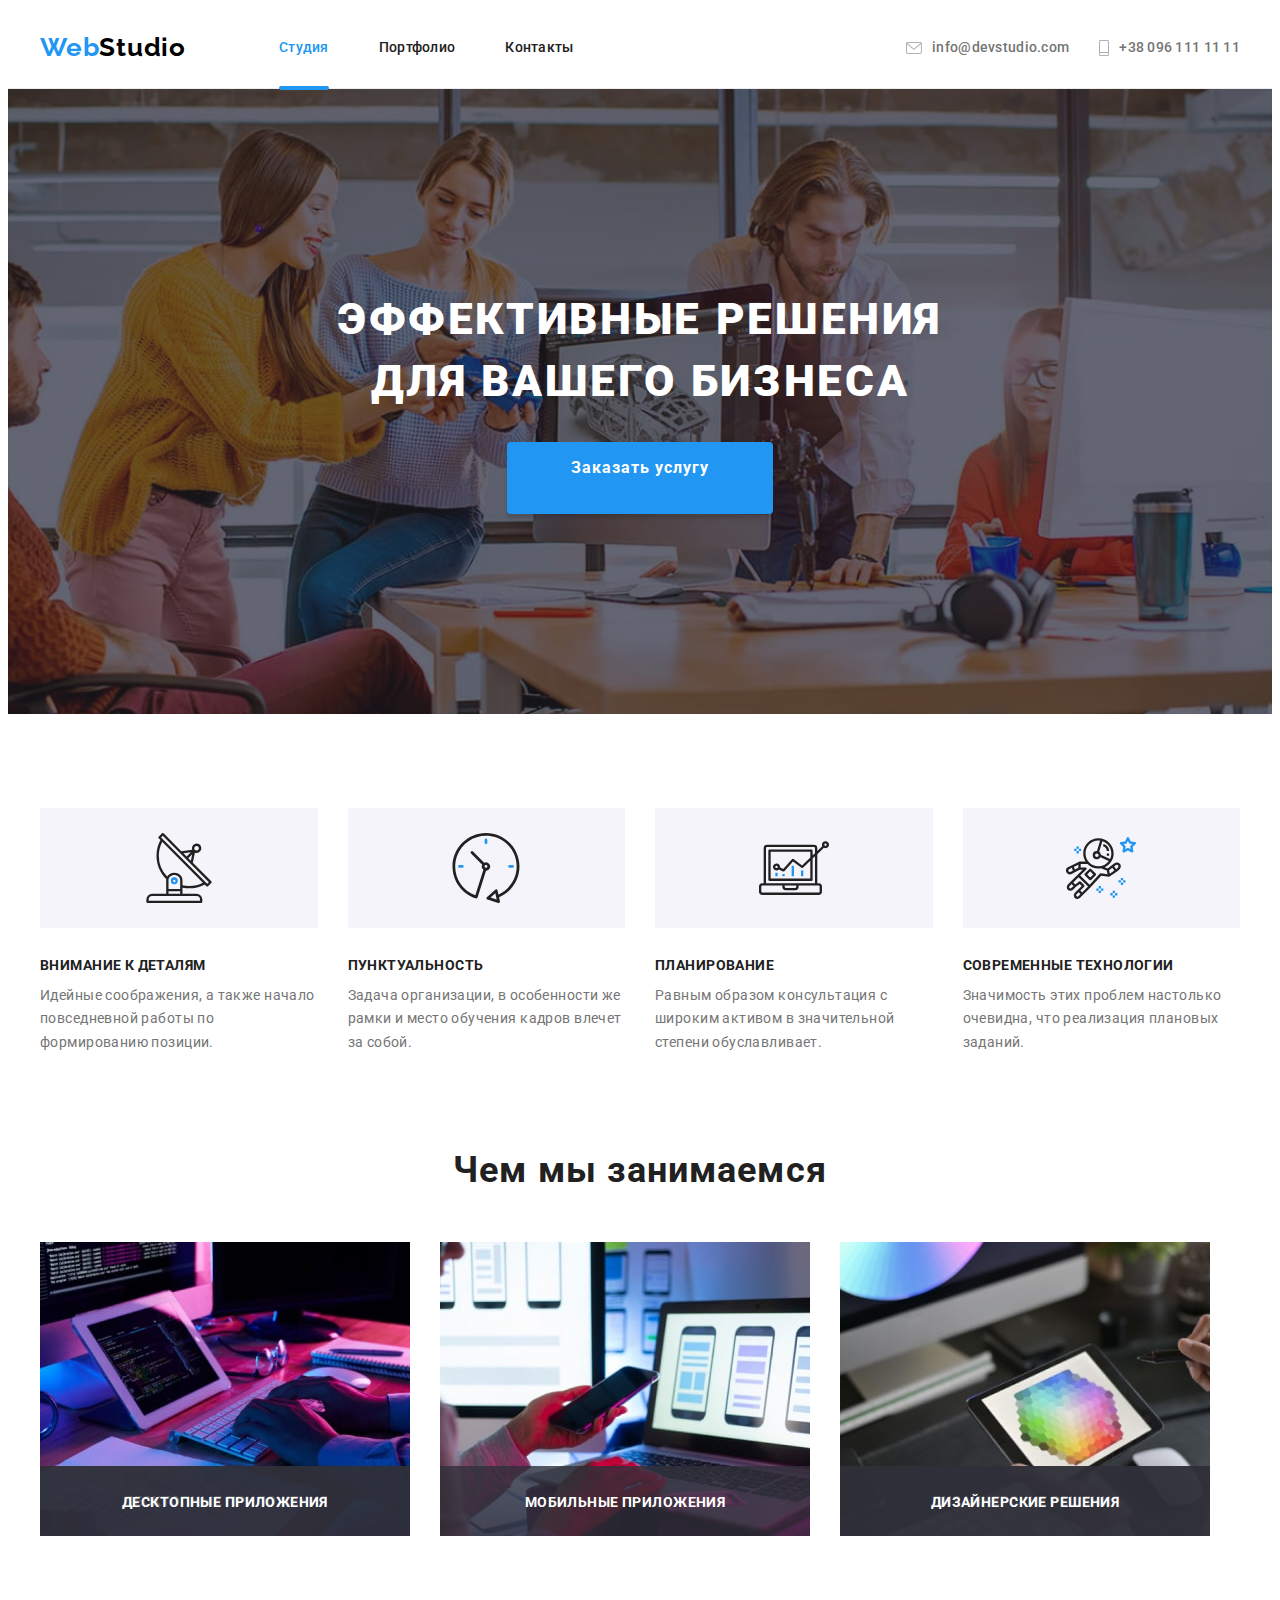
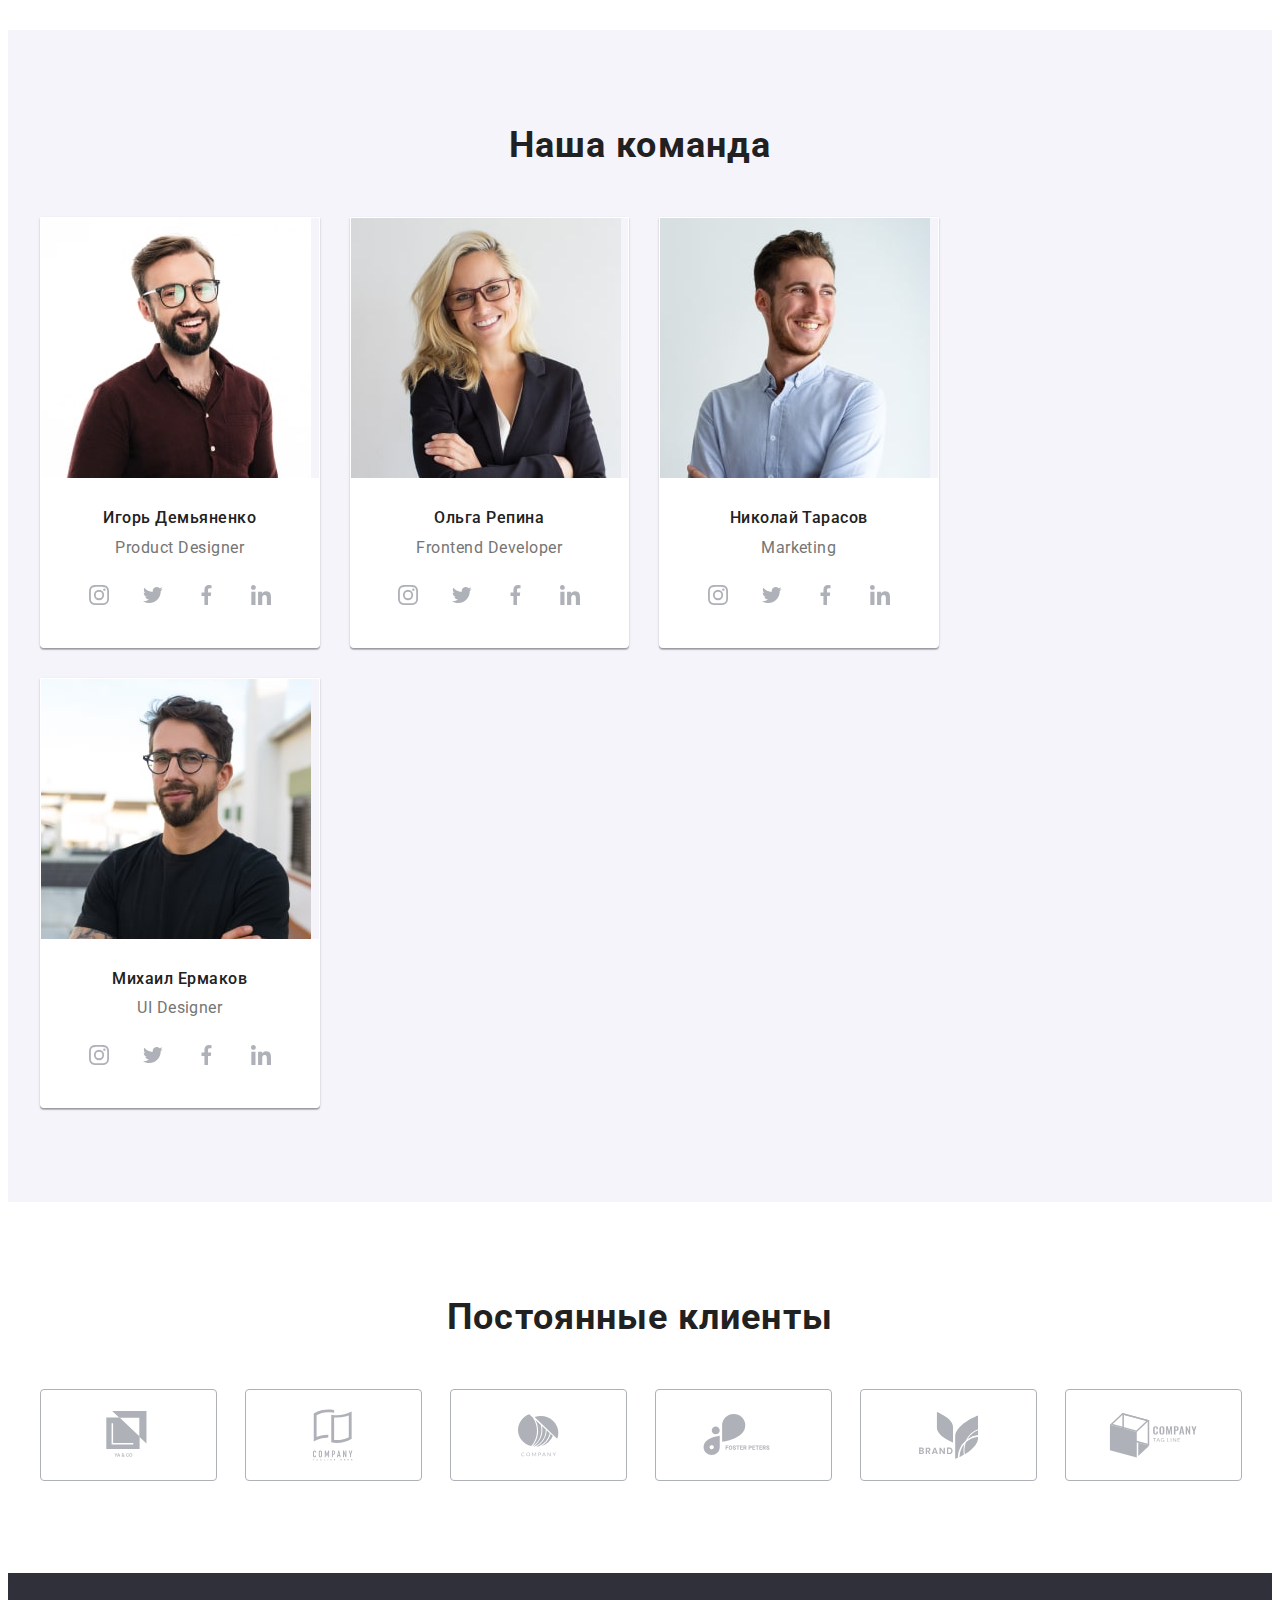
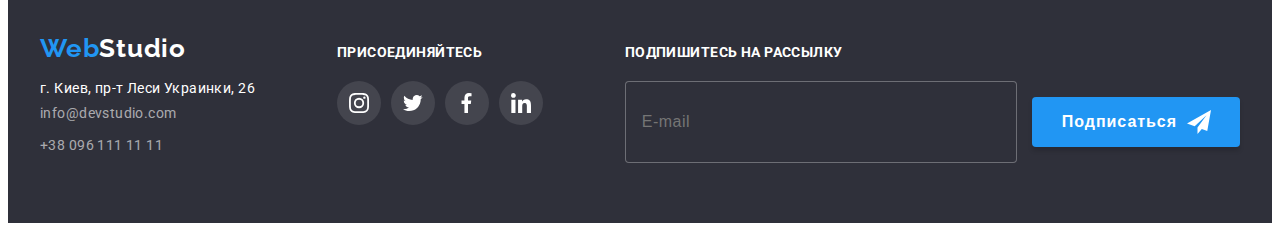
<file: index.html>
<!DOCTYPE html>
<html lang="ru">
  <head>
    <link
      rel="stylesheet"
      href="https://cdnjs.cloudflare.com/ajax/libs/modern-normalize/1.0.0/modern-normalize.min.css"
      integrity="sha512-ISS7cAi1PEhQ8jnbJpJZMd29NlhNj4AWYyLOSp2CE/CsHxTCu+r+t0D2yoJudVrd0/8fTVPUVDzY5Tvli75u/g=="
      crossorigin="anonymous"
    />
    <meta charset="UTF-8" />
    <meta name="viewport" content="width=device-width, initial-scale=1.0" />
    <link rel="preconnect" href="https://fonts.gstatic.com" />
    <title>WesStudio</title>
    <link
      href="https://fonts.googleapis.com/css2?family=Raleway:wght@700&family=Roboto:wght@400;500;700;900&display=swap"
      rel="stylesheet"
    />
    <link rel="stylesheet" href="./css/main.min.css" />
  </head>

  <body>
    <!--Шапка сайта-->
    <header class="header">
      <div class="container">
        <nav>
          <a href="#" class="logo header-logo"
            ><span class="logo-web">Web</span>Studio</a
          >
          <button type="button" class="menu-button is-open" data-menu-open>
            <svg width="40" height="40">
              <use class="icon-menu" href="./images/sprite.svg#icon-menu"></use>
            </svg>
          </button>

          <ul class="site-nav list">
            <li class="list-item">
              <a href="#" class="link current">Студия</a>
            </li>
            <li class="list-item">
              <a href="./portfolio.html" class="link">Портфолио</a>
            </li>
            <li class="list-item"><a href="#" class="link">Контакты</a></li>
          </ul>
        </nav>

        <ul class="contacts list">
          <li class="list-item">
            <a href="mailto:info@devstudio.com" class="link"
              >info@devstudio.com
              <svg class="icon" width="16" height="12">
                <use href="./images/sprite.svg#icon-envelope"></use>
              </svg>
            </a>
          </li>
          <li class="list-item">
            <a href="tel:+380961111111" class="link"
              >+38 096 111 11 11
              <svg class="icon" width="10" height="16">
                <use href="./images/sprite.svg#icon-phone"></use>
              </svg>
            </a>
          </li>
        </ul>
      </div>

      <div class="mobile-menu" data-menu>
        <div class="container">
          <ul class="menu list">
            <li class="list-item">
              <a href="#" class="link current-page">Студия</a>
            </li>
            <li class="list-item">
              <a href="./portfolio.html" class="link">Портфолио</a>
            </li>
            <li class="list-item">
              <a href="#" class="link">Контакты</a>
            </li>
          </ul>

          <div class="menu-contacts">
            <a href="tel:+380961111111" class="phone link">+38 096 111 11 11</a>
            <a href="mailto:info@devstudio.com" class="mail link"
              >info@devstudio.com</a
            >
          </div>

          <ul class="social-links list">
            <li class="list-item">
              <a href="#" class="link">Instagram</a>
            </li>
            <li class="list-item">
              <a href="#" class="link">Twitter</a>
            </li>
            <li class="list-item">
              <a href="#" class="link">Facebook</a>
            </li>
            <li class="list-item">
              <a href="#" class="link">LinkedIn</a>
            </li>
          </ul>

          <button type="button" class="menu-button is-close" data-menu-close>
            <svg width="40" height="40">
              <use class="icon-cross" href="./images/sprite.svg#icon-cross"></use>
            </svg>
          </button>
        </div>
      </div>
    </header>
    <main>
      <!--Герой-->
      <section class="hero">
        <div class="container">
          <h1 class="hero-title">Эффективные решения для вашего бизнеса</h1>
          <a href="#" class="button" data-modal-open>Заказать услугу</a>
        </div>
      </section>

      <!--Особенности-->
      <section class="features">
        <div class="container">
          <!-- <h2 class="section-title">Особенности</h2> -->

          <ul class="features-list list">
            <li class="list-item">
              <div class="features-list-icon">
                <svg width="70" height="70">
                  <use href="./images/sprite.svg#icon-antenna"></use>
                </svg>
              </div>
              <h3 class="features-list-title subtitle">Внимание к деталям</h3>
              <p class="features-list-desc">
                Идейные соображения, а также начало повседневной работы по
                формированию позиции.
              </p>
            </li>

            <li class="list-item">
              <div class="features-list-icon">
                <svg width="70" height="70">
                  <use href="./images/sprite.svg#icon-clock"></use>
                </svg>
              </div>
              <h3 class="features-list-title subtitle">Пунктуальность</h3>
              <p class="features-list-desc">
                Задача организации, в особенности же рамки и место обучения
                кадров влечет за собой.
              </p>
            </li>

            <li class="list-item">
              <div class="features-list-icon">
                <svg width="70" height="70">
                  <use href="./images/sprite.svg#icon-diagram"></use>
                </svg>
              </div>
              <h3 class="features-list-title subtitle">Планирование</h3>
              <p class="features-list-desc">
                Равным образом консультация с широким активом в значительной
                степени обуславливает.
              </p>
            </li>

            <li class="list-item">
              <div class="features-list-icon">
                <svg width="70" height="70">
                  <use href="./images/sprite.svg#icon-astronaut"></use>
                </svg>
              </div>
              <h3 class="features-list-title subtitle">
                Современные технологии
              </h3>
              <p class="features-list-desc">
                Значимость этих проблем настолько очевидна, что реализация
                плановых заданий.
              </p>
            </li>
          </ul>
        </div>
      </section>

      <!--Чем занимаемся-->
      <section class="our-work">
        <div class="container">
          <h2 class="section-title">Чем мы занимаемся</h2>

          <ul class="list">
            <li class="list-item">
              <div class="our-work-card">
                <img
                  srcset="
                    ./images/Our-work/box1.jpg    1x,
                    ./images/Our-work/box1@2x.jpg 2x
                  "
                  src="./images/Our-work/box1.jpg"
                  alt="Верстка"
                  width="370"
                />
                <h3 class="subtitle">Десктопные приложения</h3>
              </div>
            </li>

            <li class="list-item">
              <div class="our-work-card">
                <img
                  srcset="
                    ./images/Our-work/box2.jpg    1x,
                    ./images/Our-work/box2@2x.jpg 2x
                  "
                  src="./images/Our-work/box2.jpg"
                  alt="Тестирование"
                  width="370"
                />
                <h3 class="subtitle">Мобильные приложения</h3>
              </div>
            </li>

            <li class="list-item">
              <div class="our-work-card">
                <img
                  srcset="
                    ./images/Our-work/box3.jpg    1x,
                    ./images/Our-work/box3@2x.jpg 2x
                  "
                  src="./images/Our-work/box3.jpg"
                  alt="Дизайн"
                  width="370"
                />
                <h3 class="subtitle">Дизайнерские решения</h3>
              </div>
            </li>
          </ul>
        </div>
      </section>

      <!--Команда-->
      <section class="our-team">
        <div class="container">
          <h2 class="section-title">Наша команда</h2>
          <ul class="our-team-list list">
            <li class="cards">
              <picture>
                <source
                  srcset="
                    ./images/Our-team/Igor-desktop.jpg    1x,
                    ./images/Our-team/Igor-desktop@2x.jpg 2x
                  "
                  media="(min-width: 1200px)"
                />
                <source
                  srcset="
                    ./images/Our-team/Igor-tablet.jpg    1x,
                    ./images/Our-team/Igor-tablet@2x.jpg 2x
                  "
                  media="(min-width: 768px)"
                />
                <source
                  srcset="
                    ./images/Our-team/Igor-mobile.jpg    1x,
                    ./images/Our-team/Igor-mobile@2x.jpg 2x
                  "
                  media="(min-width: 480px)"
                />
                <img
                  srcset="
                    ./images/Our-team/Igor-mobile.jpg    1x,
                    ./images/Our-team/Igor-mobile@2x.jpg 2x
                  "
                  src="./images/Our-team/Igor-mobile.jpg"
                  alt="Игорь Демьяненко"
                />
              </picture>
              <div class="cards-title">
                <h3 class="names">Игорь Демьяненко</h3>
                <p class="professions">Product Designer</p>
                <ul class="icons-networks list">
                  <li class="networks-list">
                    <a href="#" class="networks-link" aria-label="инстаграм">
                      <svg width="20" height="20">
                        <use href="./images/sprite.svg#icon-instagram"></use>
                      </svg>
                    </a>
                  </li>

                  <li class="networks-list">
                    <a href="#" class="networks-link" aria-label="твиттер">
                      <svg width="20" height="20">
                        <use href="./images/sprite.svg#icon-twitter"></use>
                      </svg>
                    </a>
                  </li>

                  <li class="networks-list">
                    <a href="#" class="networks-link" aria-label="фэйсбук">
                      <svg width="20" height="20">
                        <use href="./images/sprite.svg#icon-facebook"></use>
                      </svg>
                    </a>
                  </li>

                  <li class="networks-list">
                    <a href="#" class="networks-link" aria-label="линкедин">
                      <svg width="20" height="20">
                        <use href="./images/sprite.svg#icon-linkedin"></use>
                      </svg>
                    </a>
                  </li>
                </ul>
              </div>
            </li>

            <li class="cards">
              <picture>
                <source
                  srcset="
                    ./images/Our-team/Olga-desktop.jpg    1x,
                    ./images/Our-team/Olga-desktop@2x.jpg 2x
                  "
                  media="(min-width: 1200px)"
                />
                <source
                  srcset="
                    ./images/Our-team/Olga-tablet.jpg    1x,
                    ./images/Our-team/Olga-tablet@2x.jpg 2x
                  "
                  media="(min-width: 768px)"
                />
                <source
                  srcset="
                    ./images/Our-team/Olga-mobile.jpg    1x,
                    ./images/Our-team/Olga-mobile@2x.jpg 2x
                  "
                  media="(min-width: 480px)"
                />
                <img
                  srcset="
                    ./images/Our-team/Olga-mobile.jpg 1x,
                    ./images/Our-team/Olga-mobile@2x.jpg 2x
                  "
                  src="./images/Our-team/Olga-mobile.jpg"
                  alt="Ольга Репина"
                />
              </picture>
              <div class="cards-title">
                <h3 class="names">Ольга Репина</h3>
                <p class="professions">Frontend Developer</p>
                <ul class="icons-networks list">
                  <li class="networks-list">
                    <a href="#" class="networks-link" aria-label="инстаграм">
                      <svg width="20" height="20">
                        <use href="./images/sprite.svg#icon-instagram"></use>
                      </svg>
                    </a>
                  </li>

                  <li class="networks-list">
                    <a href="#" class="networks-link" aria-label="твиттер">
                      <svg width="20" height="20">
                        <use href="./images/sprite.svg#icon-twitter"></use>
                      </svg>
                    </a>
                  </li>

                  <li class="networks-list">
                    <a href="#" class="networks-link" aria-label="фэйсбук">
                      <svg width="20" height="20">
                        <use href="./images/sprite.svg#icon-facebook"></use>
                      </svg>
                    </a>
                  </li>

                  <li class="networks-list">
                    <a href="#" class="networks-link" aria-label="линкедин">
                      <svg width="20" height="20">
                        <use href="./images/sprite.svg#icon-linkedin"></use>
                      </svg>
                    </a>
                  </li>
                </ul>
              </div>
            </li>

            <li class="cards">
              <picture>
                <source
                  srcset="
                    ./images/Our-team/Nikolay-desktop.jpg    1x,
                    ./images/Our-team/Nikolay-desktop@2x.jpg 2x
                  "
                  media="(min-width: 1200px)"
                />
                <source
                  srcset="
                    ./images/Our-team/Nikolay-tablet.jpg    1x,
                    ./images/Our-team/Nikolay-tablet@2x.jpg 2x
                  "
                  media="(min-width: 768px)"
                />
                <source
                  srcset="
                    ./images/Our-team/Nikolay-mobile.jpg    1x,
                    ./images/Our-team/Nikolay-mobile@2x.jpg 2x
                  "
                  media="(min-width: 480px)"
                />
                <img
                  srcset="
                    ./images/Our-team/Nikolay-mobile.jpg    1x,
                    ./images/Our-team/Nikolay-mobile@2x.jpg 2x
                  "
                  src="./images/Our-team/Nikolay-mobile.jpg"
                  alt="Николай Тарасов"
                />
              </picture>
              <div class="cards-title">
                <h3 class="names">Николай Тарасов</h3>
                <p class="professions">Marketing</p>
                <ul class="icons-networks list">
                  <li class="networks-list">
                    <a href="#" class="networks-link" aria-label="инстаграм">
                      <svg width="20" height="20">
                        <use href="./images/sprite.svg#icon-instagram"></use>
                      </svg>
                    </a>
                  </li>

                  <li class="networks-list">
                    <a href="#" class="networks-link" aria-label="твиттер">
                      <svg width="20" height="20">
                        <use href="./images/sprite.svg#icon-twitter"></use>
                      </svg>
                    </a>
                  </li>

                  <li class="networks-list">
                    <a href="#" class="networks-link" aria-label="фэйсбук">
                      <svg width="20" height="20">
                        <use href="./images/sprite.svg#icon-facebook"></use>
                      </svg>
                    </a>
                  </li>

                  <li class="networks-list">
                    <a href="#" class="networks-link" aria-label="линкедин">
                      <svg width="20" height="20">
                        <use href="./images/sprite.svg#icon-linkedin"></use>
                      </svg>
                    </a>
                  </li>
                </ul>
              </div>
            </li>

            <li class="cards">
              <picture>
                <source
                  srcset="
                    ./images/Our-team/Michael-desktop.jpg    1x,
                    ./images/Our-team/Michael-desktop@2x.jpg 2x
                  "
                  media="(min-width: 1200px)"
                />
                <source
                  srcset="
                    ./images/Our-team/Michael-tablet.jpg    1x,
                    ./images/Our-team/Michael-tablet@2x.jpg 2x
                  "
                  media="(min-width: 768px)"
                />
                <source
                  srcset="
                    ./images/Our-team/Michael-mobile.jpg    1x,
                    ./images/Our-team/Michael-mobile@2x.jpg 2x
                  "
                  media="(min-width: 480px)"
                />
                <img
                  srcset="
                    ./images/Our-team/Michael-mobile.jpg    1x,
                    ./images/Our-team/Michael-mobile@2x.jpg 2x
                  "
                  src="./images/Our-team/Michael-mobile.jpg"
                  alt="Михаил Ермаков"
                />
              </picture>
              <div class="cards-title">
                <h3 class="names">Михаил Ермаков</h3>
                <p class="professions">UI Designer</p>
                <ul class="icons-networks list">
                  <li class="networks-list">
                    <a href="#" class="networks-link" aria-label="инстаграм">
                      <svg width="20" height="20">
                        <use href="./images/sprite.svg#icon-instagram"></use>
                      </svg>
                    </a>
                  </li>

                  <li class="networks-list">
                    <a href="#" class="networks-link" aria-label="твиттер">
                      <svg width="20" height="20">
                        <use href="./images/sprite.svg#icon-twitter"></use>
                      </svg>
                    </a>
                  </li>

                  <li class="networks-list">
                    <a href="#" class="networks-link" aria-label="фэйсбук">
                      <svg width="20" height="20">
                        <use href="./images/sprite.svg#icon-facebook"></use>
                      </svg>
                    </a>
                  </li>

                  <li class="networks-list">
                    <a href="#" class="networks-link" aria-label="линкедин">
                      <svg width="20" height="20">
                        <use href="./images/sprite.svg#icon-linkedin"></use>
                      </svg>
                    </a>
                  </li>
                </ul>
              </div>
            </li>
          </ul>
        </div>
      </section>

      <!-- Наши клиенты -->

      <section class="our-clients">
        <div class="container">
          <h2 class="section-title">Постоянные клиенты</h2>
          <ul class="clients list">
            <li class="clients-list-item">
              <a href="#" class="clients-link">
                <svg width="45" height="49">
                  <use href="./images/sprite.svg#icon-Client1"></use>
                </svg>
              </a>
            </li>

            <li class="clients-list-item">
              <a href="#" class="clients-link">
                <svg width="40" height="52">
                  <use href="./images/sprite.svg#icon-Client2"></use>
                </svg>
              </a>
            </li>
            <li class="clients-list-item">
              <a href="#" class="clients-link">
                <svg width="41" height="43">
                  <use href="./images/sprite.svg#icon-Client3"></use>
                </svg>
              </a>
            </li>

            <li class="clients-list-item">
              <a href="#" class="clients-link">
                <svg width="80" height="42">
                  <use href="./images/sprite.svg#icon-Client4"></use>
                </svg>
              </a>
            </li>

            <li class="clients-list-item">
              <a href="#" class="clients-link">
                <svg width="59" height="47">
                  <use href="./images/sprite.svg#icon-Client5"></use>
                </svg>
              </a>
            </li>

            <li class="clients-list-item">
              <a href="#" class="clients-link">
                <svg width="89" height="45">
                  <use href="./images/sprite.svg#icon-Client6"></use>
                </svg>
              </a>
            </li>
          </ul>
        </div>
      </section>
    </main>

    <!--Футер-->
    <footer class="footer">
      <div class="container">
        <div class="footer-left">
          <a href="#" id="up" onclick="return up()" class="logo footer-logo"
            ><span class="logo-web">Web</span
            ><span class="logo-studio">Studio</span></a
          >

          <address class="address">г. Киев, пр-т Леси Украинки, 26</address>

          <ul class="contacts list">
            <li class="list-item">
              <a href="mailto:info@devstudio.com" class="link"
                >info@devstudio.com</a
              >
            </li>
            <li class="list-item">
              <a href="tel:+380961111111" class="link">+38 096 111 11 11</a>
            </li>
          </ul>
        </div>

        <div class="footer-right">
          <h3 class="subtitle">Присоединяйтесь</h3>
          <ul class="icons-networks list">
            <li class="networks-list">
              <a href="#" class="networks-link footer-link-bgc">
                <svg width="20" height="20">
                  <use href="./images/sprite.svg#icon-instagram"></use>
                </svg>
              </a>
            </li>

            <li class="networks-list">
              <a href="#" class="networks-link footer-link-bgc">
                <svg width="20" height="20">
                  <use href="./images/sprite.svg#icon-twitter"></use>
                </svg>
              </a>
            </li>

            <li class="networks-list">
              <a href="#" class="networks-link footer-link-bgc">
                <svg width="20" height="20">
                  <use href="./images/sprite.svg#icon-facebook"></use>
                </svg>
              </a>
            </li>

            <li class="networks-list">
              <a href="#" class="networks-link footer-link-bgc">
                <svg width="20" height="20">
                  <use href="./images/sprite.svg#icon-linkedin"></use>
                </svg>
              </a>
            </li>
          </ul>
        </div>

        <div class="subscribe">
          <h3 class="subtitle">Подпишитесь на рассылку</h3>
          <form class="subscribe-form">
            <input type="email" name="email" placeholder="E-mail" />
            <button type="submit" class="button">
              Подписаться<svg width="24" height="24">
                <use href="./images/sprite.svg#icon-send"></use>
              </svg>
            </button>
          </form>
        </div>
      </div>
    </footer>

    <div class="backdrop is-hidden" data-modal>
      <div class="modal">
        <div class="icon-close">
          <svg width="18" height="18" data-modal-close>
            <use href="./images/sprite.svg#icon-close"></use>
          </svg>
        </div>
        <h3 class="subtitle">Оставьте свои данные, мы вам перезвоним</h3>

        <form class="form">
          <label for="name" class="form-label">Имя</label>
          <div class="form-field">
            <input
              type="text"
              name="name"
              id="name"
              class="form-input input-textarea"
            />
            <svg width="18" height="18">
              <use href="./images/sprite.svg#icon-person"></use>
            </svg>
          </div>

          <label for="tel" class="form-label">Телефон</label>
          <div class="form-field">
            <input
              type="tel"
              name="tel"
              id="tel"
              class="form-input input-textarea"
            />
            <svg width="18" height="18">
              <use href="./images/sprite.svg#icon-tel"></use>
            </svg>
          </div>

          <label for="mail" class="form-label">Почта</label>
          <div class="form-field">
            <input
              type="email"
              name="email"
              id="mail"
              class="form-input input-textarea"
            />
            <svg width="18" height="18">
              <use href="./images/sprite.svg#icon-email"></use>
            </svg>
          </div>

          <label for="comment" class="form-label">Комментарий</label>
          <div class="form-field">
            <textarea
              name="comment"
              id="comment"
              placeholder="Введите текст"
              class="textarea input-textarea"
            ></textarea>
          </div>

          <div class="agreement">
            <input
              type="checkbox"
              name="agreement"
              id="agreement"
              class="checkbox"
            />
            <label for="agreement" class="label-checkbox"
              >Соглашаюсь с рассылкой и принимаю &nbsp;<a href="#" class="link"
                >Условия договора</a
              ></label
            >
          </div>

          <button type="submit" class="button">Отправить</button>
        </form>
      </div>
    </div>
    
    <script src="./js/menu.js"></script>
    <script src="./js/modal.js"></script>
    <script src="./js/logo.js"></script>
  </body>
</html>
</file>
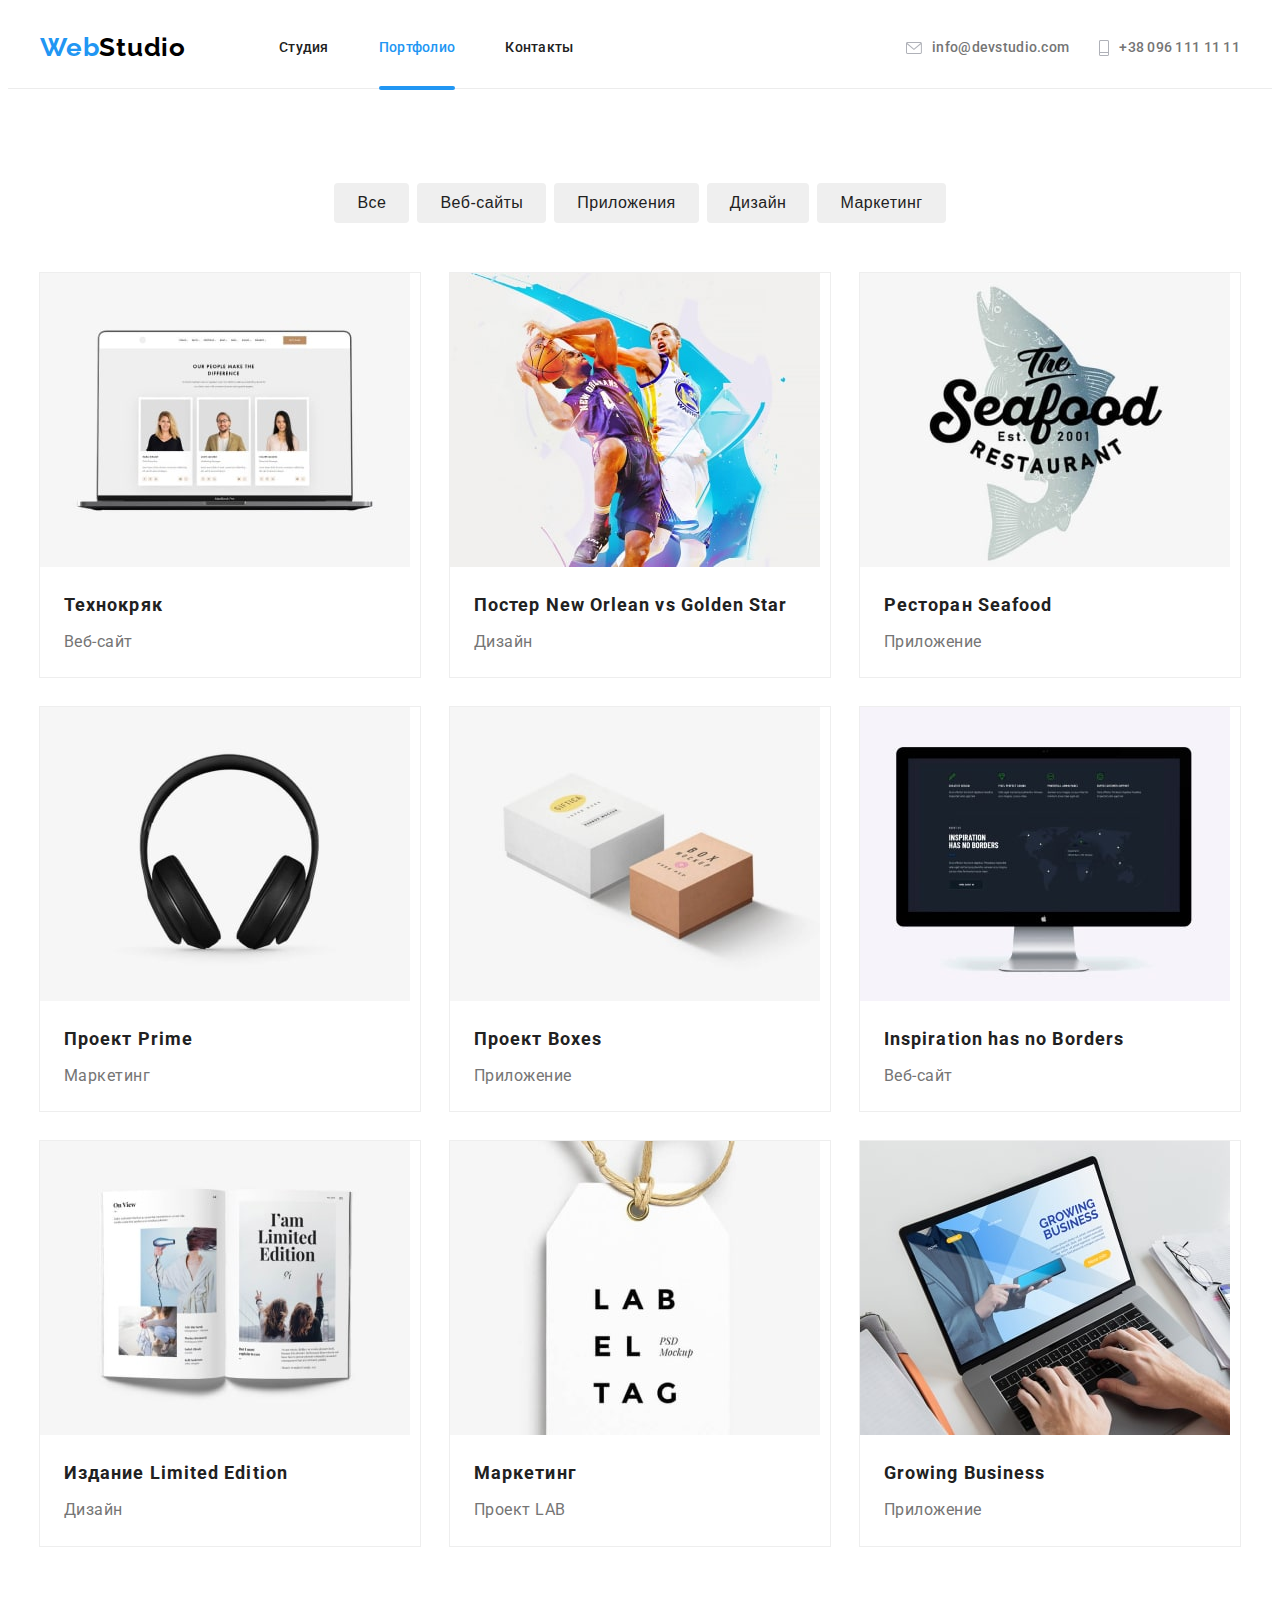
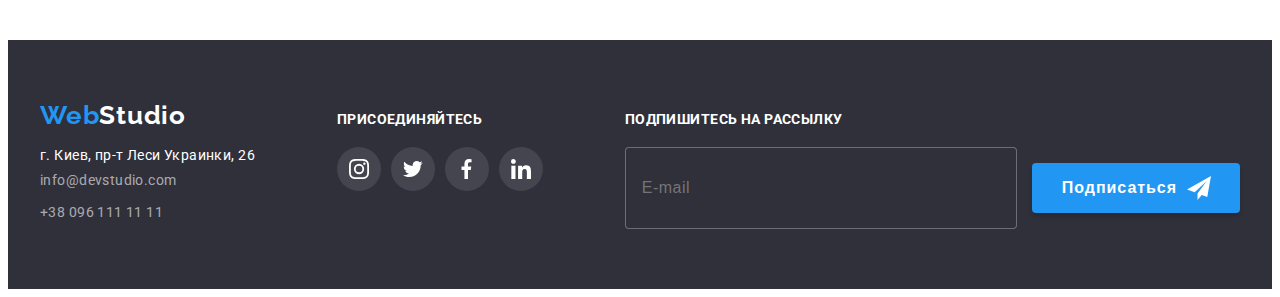
<file: portfolio.html>
<!DOCTYPE html>
<html lang="ru">

<head>
    <link rel="stylesheet" href="https://cdnjs.cloudflare.com/ajax/libs/modern-normalize/1.0.0/modern-normalize.css"
        integrity="sha512-Zx6MlUMKSVJoQ+83OwhdILe8cSEsCzfqThJd7J/VA2UrK6Ctj85p+xzqfyuNXE5B1k25uUdmJ2OzItbBy9GHAQ=="
        crossorigin="anonymous" />
    <meta charset="UTF-8" />
    <meta name="viewport" content="width=device-width, initial-scale=1.0" />
    <link rel="preconnect" href="https://fonts.gstatic.com" />

    <title>Portfolio</title>
    <link
        href="https://fonts.googleapis.com/css2?family=Raleway:wght@700&family=Roboto:wght@400;500;700;900&display=swap"
        rel="stylesheet" />
    <link rel="stylesheet" href="./css/main.min.css" />
</head>

<body>
    <!--Шапка сайта-->
    <header class="header">
        <div class="container">
            <nav>
                <a href="#" class="logo header-logo"><span class="logo-web">Web</span>Studio</a>
                <button type="button" class="menu-button is-open" data-menu-open>
                    <svg width="40" height="40">
                        <use class="icon-menu" href="./images/sprite.svg#icon-menu"></use>
                    </svg>
                </button>
    
                <ul class="site-nav list">
                    <li class="list-item">
                        <a href="./index.html" class="link">Студия</a>
                    </li>
                    <li class="list-item">
                        <a href="#" class="link current">Портфолио</a>
                    </li>
                    <li class="list-item"><a href="#" class="link">Контакты</a></li>
                </ul>
            </nav>
    
            <ul class="contacts list">
                <li class="list-item">
                    <a href="mailto:info@devstudio.com" class="link">info@devstudio.com
                        <svg class="icon" width="16" height="12">
                            <use href="./images/sprite.svg#icon-envelope"></use>
                        </svg>
                    </a>
                </li>
                <li class="list-item">
                    <a href="tel:+380961111111" class="link">+38 096 111 11 11
                        <svg class="icon" width="10" height="16">
                            <use href="./images/sprite.svg#icon-phone"></use>
                        </svg>
                    </a>
                </li>
            </ul>
        </div>
    
        <div class="mobile-menu" data-menu>
            <div class="container">
                <ul class="menu list">
                    <li class="list-item">
                        <a href="./index.html" class="link">Студия</a>
                    </li>
                    <li class="list-item">
                        <a href="#" class="link current-page">Портфолио</a>
                    </li>
                    <li class="list-item">
                        <a href="#" class="link">Контакты</a>
                    </li>
                </ul>
    
                <div class="menu-contacts">
                    <a href="tel:+380961111111" class="phone link">+38 096 111 11 11</a>
                    <a href="mailto:info@devstudio.com" class="mail link">info@devstudio.com</a>
                </div>
    
                <ul class="social-links list">
                    <li class="list-item">
                        <a href="#" class="link">Instagram</a>
                    </li>
                    <li class="list-item">
                        <a href="#" class="link">Twitter</a>
                    </li>
                    <li class="list-item">
                        <a href="#" class="link">Facebook</a>
                    </li>
                    <li class="list-item">
                        <a href="#" class="link">LinkedIn</a>
                    </li>
                </ul>
    
                <button type="button" class="menu-button is-close" data-menu-close>
                    <svg width="40" height="40">
                        <use class="icon-cross" href="./images/sprite.svg#icon-cross"></use>
                    </svg>
                </button>
            </div>
        </div>
    </header>
    <main>
        <section class="portfolio-section">
            <div class="container">
                <ul class="horizontal-buttons list">
                    <li class="list-item">
                        <button type="button" class="filter-button">Все</button>
                    </li>
                    <li class="list-item">
                        <button type="button" class="filter-button">Веб-сайты</button>
                    </li>
                    <li class="list-item">
                        <button type="button" class="filter-button">Приложения</button>
                    </li>
                    <li class="list-item">
                        <button type="button" class="filter-button">Дизайн</button>
                    </li>
                    <li class="list-item">
                        <button type="button" class="filter-button">Маркетинг</button>
                    </li>
                </ul>

                <!-- Портфолио-->
                <!-- <h1>Портфолио</h1> -->

                <ul class="cards list">
                    <li class="list-item">
                        <a href="#" class="portfolio-cards-link">
                            <div class="portfolio-overlay">
                                <picture>
                                    <source srcset="
                        ./images/Portfolio/Texno-desktop.jpg    1x,
                        ./images/Portfolio/Texno-desktop@2x.jpg 2x
                      " media="(min-width: 1200px)" />
                                    <source srcset="
                        ./images/Portfolio/Texno-tablet.jpg    1x,
                        ./images/Portfolio/Texno-tablet@2x.jpg 2x
                      " media="(min-width: 768px)" />
                                    <source srcset="
                        ./images/Portfolio/Texno-mobile.jpg    1x,
                        ./images/Portfolio/Texno-mobile@2x.jpg 2x
                      " media="(min-width: 480px)" />
                                    <img srcset="
                        ./images/Portfolio/Texno-mobile.jpg    1x,
                        ./images/Portfolio/Texno-mobile@2x.jpg 2x
                      " src="./images/Portfolio/Texno-mobile.jpg" alt="Веб-сайт Технокряк" />
                                </picture>
                                <p class="text">
                                    Технокряк это современная площадка распространения
                                    коронавируса. Компании используют эту платформу для
                                    цифрового шпионажа и атак на защищённые сервера конкурентов.
                                </p>
                            </div>
                            <div class="gallery">
                                <h2 class="title">Технокряк</h2>
                                <p class="desc">Веб-сайт</p>
                            </div>
                        </a>
                    </li>

                    <li class="list-item">
                        <a href="#" class="portfolio-cards-link">
                            <div class="portfolio-overlay">
                                <picture>
                                    <source srcset="
                        ./images/Portfolio/Poster-desktop.jpg    1x,
                        ./images/Portfolio/Poster-desktop@2x.jpg 2x
                      " media="(min-width: 1200px)" />
                                    <source srcset="
                        ./images/Portfolio/Poster-tablet.jpg    1x,
                        ./images/Portfolio/Poster-tablet@2x.jpg 2x
                      " media="(min-width: 768px)" />
                                    <source srcset="
                        ./images/Portfolio/Poster-mobile.jpg    1x,
                        ./images/Portfolio/Poster-mobile@2x.jpg 2x
                      " media="(min-width: 480px)" />
                                    <img srcset="
                        ./images/Portfolio/Poster-mobile.jpg    1x,
                        ./images/Portfolio/Poster-mobile@2x.jpg 2x
                      " src="./images/Portfolio/Poster-mobile.jpg" alt="Постер New Orlean vs Golden Star" />
                                </picture>
                                <p class="text">
                                    Технокряк это современная площадка распространения
                                    коронавируса. Компании используют эту платформу для
                                    цифрового шпионажа и атак на защищённые сервера конкурентов.
                                </p>
                            </div>
                            <div class="gallery">
                                <h2 class="title">Постер New Orlean vs Golden Star</h2>
                                <p class="desc">Дизайн</p>
                            </div>
                        </a>
                    </li>

                    <li class="list-item">
                        <a href="#" class="portfolio-cards-link">
                            <div class="portfolio-overlay">
                                <picture>
                                    <source srcset="
                        ./images/Portfolio/Seafood-desktop.jpg    1x,
                        ./images/Portfolio/Seafood-desktop@2x.jpg 2x
                      " media="(min-width: 1200px)" />
                                    <source srcset="
                        ./images/Portfolio/Seafood-tablet.jpg    1x,
                        ./images/Portfolio/Seafood-tablet@2x.jpg 2x
                      " media="(min-width: 768px)" />
                                    <source srcset="
                        ./images/Portfolio/Seafood-mobile.jpg    1x,
                        ./images/Portfolio/Seafood-mobile@2x.jpg 2x
                      " media="(min-width: 480px)" />
                                    <img srcset="
                        ./images/Portfolio/Seafood-mobile.jpg    1x,
                        ./images/Portfolio/Seafood-mobile@2x.jpg 2x
                      " src="./images/Portfolio/Seafood-mobile.jpg" alt="Ресторан Seafood" />
                                </picture>
                                <p class="text">
                                    Технокряк это современная площадка распространения
                                    коронавируса. Компании используют эту платформу для
                                    цифрового шпионажа и атак на защищённые сервера конкурентов.
                                </p>
                            </div>
                            <div class="gallery">
                                <h2 class="title">Ресторан Seafood</h2>
                                <p class="desc">Приложение</p>
                            </div>
                        </a>
                    </li>

                    <li class="list-item">
                        <a href="#" class="portfolio-cards-link">
                            <div class="portfolio-overlay">
                                <picture>
                                    <source srcset="
                        ./images/Portfolio/Prime-desktop.jpg    1x,
                        ./images/Portfolio/Prime-desktop@2x.jpg 2x
                      " media="(min-width: 1200px)" />
                                    <source srcset="
                        ./images/Portfolio/Prime-tablet.jpg    1x,
                        ./images/Portfolio/Prime-tablet@2x.jpg 2x
                      " media="(min-width: 768px)" />
                                    <source srcset="
                        ./images/Portfolio/Prime-mobile.jpg    1x,
                        ./images/Portfolio/Prime-mobile@2x.jpg 2x
                      " media="(min-width: 480px)" />
                                    <img srcset="
                        ./images/Portfolio/Prime-mobile.jpg    1x,
                        ./images/Portfolio/Prime-mobile@2x.jpg 2x
                      " src="./images/Portfolio/Prime-mobile.jpg" alt="Проект Prime" />
                                </picture>
                                <p class="text">
                                    Технокряк это современная площадка распространения
                                    коронавируса. Компании используют эту платформу для
                                    цифрового шпионажа и атак на защищённые сервера конкурентов.
                                </p>
                            </div>
                            <div class="gallery">
                                <h2 class="title">Проект Prime</h2>
                                <p class="desc">Маркетинг</p>
                            </div>
                        </a>
                    </li>

                    <li class="list-item">
                        <a href="#" class="portfolio-cards-link">
                            <div class="portfolio-overlay">
                                <picture>
                                    <source srcset="
                        ./images/Portfolio/Boxes-desktop.jpg    1x,
                        ./images/Portfolio/Boxes-desktop@2x.jpg 2x
                      " media="(min-width: 1200px)" />
                                    <source srcset="
                        ./images/Portfolio/Boxes-tablet.jpg    1x,
                        ./images/Portfolio/Boxes-tablet@2x.jpg 2x
                      " media="(min-width: 768px)" />
                                    <source srcset="
                        ./images/Portfolio/Boxes-mobile.jpg    1x,
                        ./images/Portfolio/Boxes-mobile@2x.jpg 2x
                      " media="(min-width: 480px)" />
                                    <img srcset="
                        ./images/Portfolio/Boxes-mobile.jpg    1x,
                        ./images/Portfolio/Boxes-mobile@2x.jpg 2x
                      " src="./images/Portfolio/Boxes-mobile.jpg" alt="Проект Boxes" />
                                </picture>
                                <p class="text">
                                    Технокряк это современная площадка распространения
                                    коронавируса. Компании используют эту платформу для
                                    цифрового шпионажа и атак на защищённые сервера конкурентов.
                                </p>
                            </div>
                            <div class="gallery">
                                <h2 class="title">Проект Boxes</h2>
                                <p class="desc">Приложение</p>
                            </div>
                        </a>
                    </li>

                    <li class="list-item">
                        <a href="#" class="portfolio-cards-link">
                            <div class="portfolio-overlay">
                                <picture>
                                    <source srcset="
                        ./images/Portfolio/Inspiration-desktop.jpg    1x,
                        ./images/Portfolio/Inspiration-desktop@2x.jpg 2x
                      " media="(min-width: 1200px)" />
                                    <source srcset="
                        ./images/Portfolio/Inspiration-tablet.jpg    1x,
                        ./images/Portfolio/Inspiration-tablet@2x.jpg 2x
                      " media="(min-width: 768px)" />
                                    <source srcset="
                        ./images/Portfolio/Inspiration-mobile.jpg    1x,
                        ./images/Portfolio/Inspiration-mobile@2x.jpg 2x
                      " media="(min-width: 480px)" />
                                    <img srcset="
                        ./images/Portfolio/Inspiration-mobile.jpg    1x,
                        ./images/Portfolio/Inspiration-mobile@2x.jpg 2x
                      " src="./images/Portfolio/Inspiration-mobile.jpg" alt="Inspiration has no Borders" />
                                </picture>
                                <p class="text">
                                    Технокряк это современная площадка распространения
                                    коронавируса. Компании используют эту платформу для
                                    цифрового шпионажа и атак на защищённые сервера конкурентов.
                                </p>
                            </div>
                            <div class="gallery">
                                <h2 class="title">Inspiration has no Borders</h2>
                                <p class="desc">Веб-сайт</p>
                            </div>
                        </a>
                    </li>

                    <li class="list-item">
                        <a href="#" class="portfolio-cards-link">
                            <div class="portfolio-overlay">
                                <picture>
                                    <source srcset="
                        ./images/Portfolio/Limited-desktop.jpg    1x,
                        ./images/Portfolio/Limited-desktop@2x.jpg 2x
                      " media="(min-width: 1200px)" />
                                    <source srcset="
                        ./images/Portfolio/Limited-tablet.jpg    1x,
                        ./images/Portfolio/Limited-tablet@2x.jpg 2x
                      " media="(min-width: 768px)" />
                                    <source srcset="
                        ./images/Portfolio/Limited-mobile.jpg    1x,
                        ./images/Portfolio/Limited-mobile@2x.jpg 2x
                      " media="(min-width: 480px)" />
                                    <img srcset="
                        ./images/Portfolio/Limited-mobile.jpg    1x,
                        ./images/Portfolio/Limited-mobile@2x.jpg 2x
                      " src="./images/Portfolio/Limited-mobile.jpg" alt="Издание Limited Edition" />
                                </picture>
                                <p class="text">
                                    Технокряк это современная площадка распространения
                                    коронавируса. Компании используют эту платформу для
                                    цифрового шпионажа и атак на защищённые сервера конкурентов.
                                </p>
                            </div>
                            <div class="gallery">
                                <h2 class="title">Издание Limited Edition</h2>
                                <p class="desc">Дизайн</p>
                            </div>
                        </a>
                    </li>

                    <li class="list-item">
                        <a href="#" class="portfolio-cards-link">
                            <div class="portfolio-overlay">
                                <picture>
                                    <source srcset="
                        ./images/Portfolio/Lab-desktop.jpg    1x,
                        ./images/Portfolio/Lab-desktop@2x.jpg 2x
                      " media="(min-width: 1200px)" />
                                    <source srcset="
                        ./images/Portfolio/Lab-tablet.jpg    1x,
                        ./images/Portfolio/Lab-tablet@2x.jpg 2x
                      " media="(min-width: 768px)" />
                                    <source srcset="
                        ./images/Portfolio/Lab-mobile.jpg    1x,
                        ./images/Portfolio/Lab-mobile@2x.jpg 2x
                      " media="(min-width: 480px)" />
                                    <img srcset="
                        ./images/Portfolio/Lab-mobile.jpg    1x,
                        ./images/Portfolio/Lab-mobile@2x.jpg 2x
                      " src="./images/Portfolio/Lab-mobile.jpg" alt="Проект LAB" />
                                </picture>
                                <p class="text">
                                    Технокряк это современная площадка распространения
                                    коронавируса. Компании используют эту платформу для
                                    цифрового шпионажа и атак на защищённые сервера конкурентов.
                                </p>
                            </div>
                            <div class="gallery">
                                <h2 class="title">Маркетинг</h2>
                                <p class="desc">Проект LAB</p>
                            </div>
                        </a>
                    </li>

                    <li class="list-item">
                        <a href="#" class="portfolio-cards-link">
                            <div class="portfolio-overlay">
                                <picture>
                                    <source srcset="
                        ./images/Portfolio/Bussiness-desktop.jpg    1x,
                        ./images/Portfolio/Bussiness-desktop@2x.jpg 2x
                      " media="(min-width: 1200px)" />
                                    <source srcset="
                        ./images/Portfolio/Bussiness-tablet.jpg    1x,
                        ./images/Portfolio/Bussiness-tablet@2x.jpg 2x
                      " media="(min-width: 768px)" />
                                    <source srcset="
                        ./images/Portfolio/Bussiness-mobile.jpg    1x,
                        ./images/Portfolio/Bussiness-mobile@2x.jpg 2x
                      " media="(min-width: 480px)" />
                                    <img srcset="
                        ./images/Portfolio/Bussiness-mobile.jpg    1x,
                        ./images/Portfolio/Bussiness-mobile@2x.jpg 2x
                      " src="./images/Portfolio/Bussiness-mobile.jpg" alt="Growing Business" />
                                </picture>
                                <p class="text">
                                    Технокряк это современная площадка распространения
                                    коронавируса. Компании используют эту платформу для
                                    цифрового шпионажа и атак на защищённые сервера конкурентов.
                                </p>
                            </div>
                            <div class="gallery">
                                <h2 class="title">Growing Business</h2>
                                <p class="desc">Приложение</p>
                            </div>
                        </a>
                    </li>
                </ul>
            </div>
        </section>
    </main>

    <!--Футер-->
    <footer class="footer">
        <div class="container">
            <div class="footer-left">
                <a href="#" class="logo footer-logo"><span class="logo-web">Web</span><span
                        class="logo-studio">Studio</span></a>

                <address class="address">г. Киев, пр-т Леси Украинки, 26</address>

                <ul class="contacts list">
                    <li class="list-item">
                        <a href="mailto:info@devstudio.com" class="link">info@devstudio.com</a>
                    </li>
                    <li class="list-item">
                        <a href="tel:+380961111111" class="link">+38 096 111 11 11</a>
                    </li>
                </ul>
            </div>

            <div class="footer-right">
                <h3 class="subtitle">Присоединяйтесь</h3>
                <ul class="icons-networks list">
                    <li class="networks-list">
                        <a href="#" class="networks-link footer-link-bgc">
                            <svg width="20" height="20">
                                <use href="./images/sprite.svg#icon-instagram"></use>
                            </svg>
                        </a>
                    </li>

                    <li class="networks-list">
                        <a href="#" class="networks-link footer-link-bgc">
                            <svg width="20" height="20">
                                <use href="./images/sprite.svg#icon-twitter"></use>
                            </svg>
                        </a>
                    </li>

                    <li class="networks-list">
                        <a href="#" class="networks-link footer-link-bgc">
                            <svg width="20" height="20">
                                <use href="./images/sprite.svg#icon-facebook"></use>
                            </svg>
                        </a>
                    </li>

                    <li class="networks-list">
                        <a href="#" class="networks-link footer-link-bgc">
                            <svg width="20" height="20">
                                <use href="./images/sprite.svg#icon-linkedin"></use>
                            </svg>
                        </a>
                    </li>
                </ul>
            </div>

            <div class="subscribe">
                <h3 class="subtitle">Подпишитесь на рассылку</h3>
                <form class="subscribe-form">
                    <input type="email" name="email" placeholder="E-mail" />
                    <button type="submit" class="button">
                        Подписаться<svg width="24" height="24">
                            <use href="./images/sprite.svg#icon-send"></use>
                        </svg>
                    </button>
                </form>
            </div>
        </div>
    </footer>

    <script src="./js/menu.js"></script>
</body>

</html>
</file>
<file: css/main.min.css>
body{background-color:#fff;color:#757575;font-size:14px;font-family:Roboto, sans-serif;font-weight:400;font-style:normal}.list{margin-top:0px;margin-bottom:0px;padding-left:0;list-style:none}a{text-decoration:none;display:block}img{display:block;max-width:100%;height:auto}.container{width:100%;margin-right:auto;margin-left:auto;padding-right:15px;padding-left:15px}@media screen and (min-width: 480px){.container{width:480px}}@media screen and (min-width: 768px){.container{width:768px}}@media screen and (min-width: 1200px){.container{width:1200px}}.section-title{margin-top:0px;margin-bottom:30px;font-weight:700;font-size:28px;line-height:1.2;letter-spacing:.03em;text-align:center;color:#212121}@media screen and (min-width: 1200px){.section-title{margin-bottom:50px;font-size:36px}}.subtitle{margin-top:0px;margin-bottom:20px;font-size:14px;font-weight:700;line-height:1.1;letter-spacing:.03em;text-transform:uppercase;color:#fff}.agreement .checkbox{position:absolute;width:1px;height:1px;margin:-1px;border:0;padding:0;clip:rect(0 0 0 0);overflow:hidden}.header{border-bottom:1px solid #ececec}@media screen and (min-width: 1200px){.header{display:block}}.mobile-menu{display:none;position:fixed;top:0;left:0;width:100%;min-height:100vh;z-index:2;background-color:#fff}.mobile-menu.is-open{display:block}@media screen and (min-width: 768px){.mobile-menu.is-open{display:none}}.mobile-menu .container{display:flex;flex-direction:column;justify-content:space-between;padding-top:48px;padding-bottom:48px;padding-right:40px;padding-left:40px;min-height:100vh;max-width:480px}.menu{display:flex;flex-direction:column;align-items:flex-start}.menu .link{font-weight:500;font-size:40px;line-height:1.2;letter-spacing:0.02em;color:#212121}.menu .list-item:not(:last-child){margin-bottom:32px}.menu .current-page{color:#2196f3}.menu-contacts{font-weight:500;letter-spacing:0.02em;line-height:1.2}.menu-contacts .phone{margin-bottom:32px;font-size:34px;color:#2196f3}@media screen and (max-width: 430px){.menu-contacts .phone{font-size:30px}}.menu-contacts .mail{font-size:24px;color:#757575}.social-links{display:flex}.social-links .list-item+.list-item{border-left:1px solid rgba(33,33,33,0.2);padding-left:10px}.social-links .list-item:not(:last-child){padding-right:10px}@media screen and (max-width: 430px){.social-links .list-item{margin-bottom:5px}}@media screen and (max-width: 430px){.social-links{flex-wrap:wrap}}.social-links .link{font-weight:500;font-size:18px;line-height:1.2;letter-spacing:0.02em;color:#2196f3}.header .container{position:relative}.header .container nav{display:flex;align-items:center;justify-content:space-between}@media screen and (min-width: 768px){.header .container{display:flex;align-items:center;justify-content:space-between}}.site-nav{display:flex}.site-nav .list-item+.list-item{margin-left:50px}.site-nav .link{display:flex;flex-direction:column;transition-property:color;transition-duration:250ms;transition-timing-function:cubic-bezier(0.4, 0, 0.2, 1);padding-bottom:32px;padding-top:32px;font-weight:500;line-height:1.1;letter-spacing:0.02em;color:#212121}.site-nav .link:hover,.site-nav .link:focus{color:#2196f3}@media screen and (max-width: 767px){.site-nav{display:none}}.header .contacts{display:flex;flex-direction:column;align-items:start;margin-bottom:0}@media screen and (max-width: 1199px){.header .contacts .list-item:not(:last-child){margin-bottom:10px}}@media screen and (min-width: 1200px){.header .contacts .list-item+.list-item{margin-left:30px}}.header .contacts .link{display:flex;flex-direction:row-reverse;align-items:center;transition-property:color, fill;transition-duration:250ms;transition-timing-function:cubic-bezier(0.4, 0, 0.2, 1);font-weight:500;line-height:1.1;letter-spacing:0.02em;fill:#afb1b8;color:#757575}.header .contacts .link:hover,.header .contacts .link:focus{color:#2196f3;fill:#2196f3}@media screen and (min-width: 1200px){.header .contacts .link{padding-top:32px;padding-bottom:32px}}.header .contacts .icon{margin-right:10px}@media screen and (max-width: 767px){.header .contacts{display:none}}@media screen and (min-width: 1200px){.header .contacts{flex-direction:row}}.header .current{position:relative;color:#2196f3}.header .current::after{content:'';position:absolute;left:0;bottom:0;border-radius:2px;width:100%;height:4px;margin-bottom:-2px;background-color:#2196f3}@media screen and (max-width: 767px){.header .current{display:none}}.logo{font-family:'Raleway', sans-serif;font-style:normal;font-weight:700;font-size:24px;line-height:1.2;letter-spacing:.03em;color:#000}@media screen and (min-width: 1200px){.logo{font-size:26px}}.logo .logo-web{color:#2196f3}.header-logo{display:block;padding-top:16px;padding-bottom:16px}@media screen and (min-width: 1200px){.header-logo{margin-right:93px}}.footer-logo{display:block;margin-bottom:20px}.footer-logo .logo-studio{color:#fff}.hero{margin-left:auto;margin-right:auto;padding-top:118px;padding-bottom:118px;background-color:#2f303a;background-image:linear-gradient(to right, rgba(47,48,58,0.4), rgba(47,48,58,0.4)),url(../images/Hero/Hero.jpg);background-size:cover;background-repeat:no-repeat;background-position:center}@media screen and (min-width: 1200px){.hero{padding-top:200px;padding-bottom:200px}}@media screen and (min-device-pixel-ratio: 2), screen and (-webkit-min-device-pixel-ratio: 2), screen and (-o-min-device-pixel-ratio: 2 / 1), screen and (min-resolution: 192dpi), screen and (min-resolution: 2dppx){.hero{background-image:linear-gradient(to right, rgba(47,48,58,0.4), rgba(47,48,58,0.4)),url("../images/Hero/Hero-2x.jpg")}}.hero .container{padding-left:0px;padding-right:0px;max-width:360px;text-align:center}@media screen and (min-width: 1200px){.hero .container{max-width:696px}}.hero-title{margin-top:0px;margin-bottom:30px;font-weight:900;font-size:26px;line-height:1.6;letter-spacing:0.06em;text-transform:uppercase;color:#fff}@media screen and (min-width: 1200px){.hero-title{font-size:44px;line-height:1.4}}.button{padding-top:10px;padding-bottom:10px;min-width:200px;height:50px;font-weight:700;font-size:16px;box-shadow:0px 4px 4px rgba(0,0,0,0.15);border:1px solid transparent;border-radius:4px;letter-spacing:0.06em;background:#2196f3;color:#fff;cursor:pointer}.hero .button{display:inline-block;padding-right:32px;padding-left:32px;line-height:1.9}.subscribe-form .button{display:flex;align-items:center;padding-right:28px;padding-left:29px;margin-right:auto;margin-left:auto;line-height:2}@media screen and (min-width: 1200px){.subscribe-form .button{display:inline-flex;margin-right:0;margin-left:0}}.subscribe-form .button svg{margin-left:10px}.menu-button{position:absolute;top:8px;right:8px;display:block;padding:0;border:none;background-color:transparent}@media screen and (min-width: 768px){.menu-button{display:none}}.menu-button:hover .icon-cross,.menu-button:focus .icon-cross{fill:#2196f3}.menu-button:hover .icon-menu,.menu-button:focus .icon-menu{fill:#2196f3}.modal .button{padding-right:55px;padding-left:55px;line-height:1.9;align-self:center}.horizontal-buttons{display:flex;justify-content:start;flex-wrap:wrap;margin-bottom:40px}@media screen and (min-width: 768px){.horizontal-buttons{margin-bottom:30px}}@media screen and (min-width: 1200px){.horizontal-buttons{margin-bottom:50px}}.horizontal-buttons .list-item+.list-item{margin-left:8px}@media screen and (max-width: 767px){.horizontal-buttons .list-item+.list-item:nth-last-child(2){margin-left:0}}@media screen and (max-width: 767px){.horizontal-buttons .list-item+.list-item:nth-child(-n+3){margin-bottom:15px}}@media screen and (max-width: 397px){.horizontal-buttons .list-item+.list-item:nth-child(4){margin-left:8px}}@media screen and (min-width: 768px){.horizontal-buttons{justify-content:center}}.filter-button{transition-property:color, background-color;transition-duration:250ms;transition-timing-function:cubic-bezier(0.4, 0, 0.2, 1);padding-top:6px;padding-bottom:6px;padding-left:22px;padding-right:22px;border:1px solid transparent;border-radius:4px;cursor:pointer;font-weight:500;font-size:16px;line-height:1.6;letter-spacing:.03em;color:#212121}.filter-button:hover,.filter-button:focus{color:#fff;background-color:#2196f3;box-shadow:0px 3px 1px rgba(0,0,0,0.1),0px 1px 2px rgba(0,0,0,0.08),0px 2px 2px rgba(0,0,0,0.12);border-radius:4px}.features{padding-top:60px;padding-bottom:60px}@media screen and (min-width: 1200px){.features{padding-top:94px;padding-bottom:94px}}@media screen and (min-width: 768px){.features-list{display:flex;flex-wrap:wrap;margin:-15px}}@media screen and (max-width: 767px){.features-list .list-item:not(:last-child){margin-bottom:30px}}@media screen and (min-width: 768px){.features-list .list-item{width:calc((100% - 4 * 15px) / 2);margin:15px}}@media screen and (min-width: 1200px){.features-list .list-item{width:calc((100% - 8 * 15px) / 4);margin:15px}}.features-list-icon{display:flex;margin-bottom:30px;height:120px;justify-content:center;align-items:center;background-color:#f5f4fa}.features-list-title{margin-bottom:10px;color:#212121;font-family:'Roboto';text-align:center}@media screen and (min-width: 768px){.features-list-title{text-align:start}}.features-list-desc{margin-top:0px;margin-bottom:0px;line-height:1.7;letter-spacing:.03em}.our-work{padding-bottom:94px}.our-work .list{display:flex}.our-work .list .list-item+.list-item{margin-left:30px}@media screen and (max-width: 1199px){.our-work{display:none}}.our-work-card{position:relative}.our-work-card::before{content:'';position:absolute;left:0;bottom:0;width:100%;height:70px;background-color:rgba(47,48,58,0.8)}.our-work-card .subtitle{position:absolute;left:0;bottom:25px;width:100%;margin-bottom:0px;line-height:1.2;text-align:center}.our-team{padding-top:60px;padding-bottom:60px;background-color:#f5f4fa}@media screen and (min-width: 1200px){.our-team{padding-top:94px;padding-bottom:94px}}.our-team-list{text-align:center}@media screen and (min-width: 768px){.our-team-list{display:flex;flex-wrap:wrap;margin:-15px}}.our-team-list .cards{box-shadow:0px 1px 3px rgba(0,0,0,0.12),0px 1px 1px rgba(0,0,0,0.14),0px 2px 1px rgba(0,0,0,0.2);border:1px solid #fff;border-radius:0px 0px 4px 4px}@media screen and (max-width: 767px){.our-team-list .cards:not(:last-child){margin-bottom:30px}}@media screen and (min-width: 768px){.our-team-list .cards{width:calc((100% - 4 * 15px) / 2);margin:15px}}@media screen and (min-width: 1200px){.our-team-list .cards{display:block;width:calc((100% - 8 * 15px) / 4);margin:15px}}.cards-title{padding-top:30px;padding-bottom:24px;padding-left:31px;padding-right:31px;background-color:#fff}@media screen and (min-width: 1200px){.cards-title{padding-top:30px;padding-bottom:30px;padding-left:32px;padding-right:32px}}.cards-title .names{margin-top:0px;margin-bottom:10px;font-weight:500;font-size:16px;line-height:1.2;letter-spacing:.03em;color:#212121}.cards-title .professions{margin-top:0px;margin-bottom:16px;font-size:16px;line-height:1.2;letter-spacing:.03em}.icons-networks{display:flex;margin-left:auto;margin-right:auto;justify-content:space-between;max-width:206px;margin-top:0px}@media screen and (min-width: 480px){.icons-networks{width:206px}}.icons-networks .networks-list{width:44px;height:44px}.networks-link{display:flex;transition-property:fill, background-color;transition-duration:250ms;transition-timing-function:cubic-bezier(0.4, 0, 0.2, 1);width:100%;height:100%;border-radius:50%;align-items:center;justify-content:center;fill:#afb1b8}.networks-link:focus,.networks-link:hover{background-color:#2196f3;fill:#fff}.our-clients{padding-top:60px;padding-bottom:60px}@media screen and (min-width: 1200px){.our-clients{padding-top:94px;padding-bottom:94px}}.clients{display:flex;flex-wrap:wrap}@media screen and (min-width: 480px){.clients{margin:-15px}}.clients-list-item{width:210px;height:90px}@media screen and (max-width: 479px){.clients-list-item{margin-bottom:10px;margin-right:auto;margin-left:auto}}@media screen and (min-width: 480px){.clients-list-item{width:calc((100% - 4 * 15px) / 2);margin:15px}}@media screen and (min-width: 768px){.clients-list-item{width:calc((100% - 6 * 15px) / 3);margin:15px}}@media screen and (min-width: 1200px){.clients-list-item{display:block;width:calc((100% - 12 * 15px) / 6);margin:15px}}.clients-link{display:flex;transition-property:fill, border;transition-duration:250ms;transition-timing-function:cubic-bezier(0.4, 0, 0.2, 1);align-items:center;justify-content:center;width:100%;height:100%;border:1px solid #afb1b8;border-radius:4px;fill:#afb1b8}.clients-link:hover,.clients-link:focus{fill:#2196f3;border-color:#2196f3}.footer{padding-top:60px;padding-bottom:60px;margin-right:auto;margin-left:auto;background-color:#2f303a}.footer .container{text-align:center}@media screen and (min-width: 768px){.footer .container{display:flex;flex-wrap:wrap;align-items:baseline;justify-content:space-around}}@media screen and (min-width: 1200px){.footer .container{text-align:start;justify-content:space-between}}.footer-left{margin-bottom:60px}@media screen and (min-width: 768px){.footer-left{margin-bottom:0}}.address{margin-bottom:8px;font-style:normal;line-height:0.7;letter-spacing:.03em;color:#fff}footer .contacts .list-item+.list-item{margin-top:8px}footer .contacts .link{transition-property:color;transition-duration:250ms;transition-timing-function:cubic-bezier(0.4, 0, 0.2, 1);line-height:1.7;letter-spacing:.03em;color:rgba(255,255,255,0.6)}footer .contacts .link:hover,footer .contacts .link:focus{color:#2196f3}.footer-right{margin-bottom:60px}@media screen and (min-width: 768px){.footer-right{margin-bottom:0}}.networks-link.footer-link-bgc{transition-property:background-color;transition-duration:250ms;transition-timing-function:cubic-bezier(0.4, 0, 0.2, 1);fill:#fff;background-color:rgba(255,255,255,0.1)}.networks-link.footer-link-bgc:hover,.networks-link.footer-link-bgc:focus{background-color:#2196f3}.subscribe{text-align:center}@media screen and (min-width: 768px){.subscribe{margin-top:60px}}@media screen and (min-width: 1200px){.subscribe{margin-top:0;text-align:start}}.subscribe-form input[type='email']{width:100%;height:50px;padding-top:15px;padding-bottom:15px;padding-right:16px;padding-left:16px;margin-bottom:20px;border:1px solid rgba(255,255,255,0.3);border-radius:4px;font-weight:400;font-size:16px;line-height:1.2;letter-spacing:.03em;color:#fff;background-color:#2f303a}@media screen and (min-width: 480px){.subscribe-form input[type='email']{width:450px}}@media screen and (min-width: 1200px){.subscribe-form input[type='email']{width:358px;margin-right:12px;margin-bottom:0}}.backdrop{position:fixed;left:0;top:0;width:100%;height:100%;transition-property:opacity;transition-duration:250ms;transition-timing-function:cubic-bezier(0.4, 0, 0.2, 1);background-color:rgba(0,0,0,0.2);opacity:1}.backdrop.is-hidden{visibility:hidden;opacity:0;pointer-events:none}.backdrop.is-hidden.modal{transform:opacity 0}.modal .icon-close{position:absolute;top:8px;right:8px;width:30px;height:30px;border:1px solid rgba(0,0,0,0.1);border-radius:50%}.modal .icon-close:hover svg{fill:#2196f3}.modal .icon-close svg{position:absolute;top:5px;right:5px;transition-property:fill;transition-duration:250ms;transition-timing-function:cubic-bezier(0.4, 0, 0.2, 1);fill:#000;cursor:pointer}.modal{position:absolute;left:50%;top:50%;transform:translate(-50%, -50%);width:100%;height:100%;padding-left:40px;padding-right:40px;padding-top:40px;padding-bottom:40px;transition-property:opacity;transition-duration:250ms;transition-timing-function:cubic-bezier(0.4, 0, 0.2, 1);opacity:1;background-color:#fff}.modal .subtitle{margin-bottom:12px;font-size:20px;line-height:1.5;text-align:center;text-transform:none;color:#212121}@media screen and (min-width: 480px){.modal{width:450px;height:609px}}@media screen and (min-width: 1200px){.modal{width:528px;height:581px}}.form-field{position:relative;display:flex;flex-direction:column}.form-field svg{position:absolute;top:50%;left:12px;transform:translateY(-50%);fill:#000}.form{display:flex;flex-direction:column}.form .form-label{margin-bottom:4px;margin-top:10px;font-size:12px;line-height:1.2;letter-spacing:0.01em;color:#757575;cursor:pointer}.form .form-label:first-child{margin-top:0px}.form .textarea{padding-left:16px;margin-bottom:20px;resize:none;height:120px}.form .textarea::placeholder{line-height:1.1;letter-spacing:0.01em;color:rgba(117,117,117,0.5)}.form .form-input:focus+svg{fill:#2196f3}.input-textarea{transition-property:fill, border;transition-duration:250ms;transition-timing-function:cubic-bezier(0.4, 0, 0.2, 1);padding-top:12px;padding-bottom:12px;padding-right:16px;padding-left:42px;border:1px solid rgba(33,33,33,0.2);border-radius:4px;cursor:pointer}.input-textarea:focus{border:1px solid #2196f3;outline:none}.agreement{margin-bottom:30px;align-self:center;font-size:12px;line-height:1.2;color:#757575}@media screen and (min-width: 1200px){.agreement{font-size:14px;line-height:1.7}}.agreement .link{text-decoration:underline;line-height:1.7;letter-spacing:.03em;color:#2196f3}.label-checkbox{display:flex;align-items:center;cursor:pointer}.label-checkbox::before{content:'';display:inline-block;min-width:16px;height:15px;margin-right:8px;border:1px solid #212121;border-radius:2px;cursor:pointer}.checkbox:focus+.label-checkbox::before{border:1px solid #2196f3}.checkbox:checked+.label-checkbox::before{background:url(../images/icon-check.svg);background-color:#2196f3;border-color:#2196f3;background-size:contain;background-origin:border-box}.portfolio-section{margin-top:0px;margin-bottom:0px;padding-top:60px;padding-bottom:60px}@media screen and (min-width: 1200px){.portfolio-section{padding-top:94px;padding-bottom:94px}}@media screen and (min-width: 768px){.portfolio-section .cards{display:flex;flex-wrap:wrap;margin:-15px}}.portfolio-section .cards .list-item{max-width:450px;outline:1px solid #eeeeee}@media screen and (max-width: 767px){.portfolio-section .cards .list-item:not(:last-child){margin-bottom:30px}}@media screen and (min-width: 768px){.portfolio-section .cards .list-item{width:calc((100% - 4 * 15px) / 2);margin:15px}}@media screen and (min-width: 1200px){.portfolio-section .cards .list-item{width:calc((100% - 6 * 15px) / 3);margin:15px}}.portfolio-section .cards .title{margin-top:0px;margin-bottom:4px;font-weight:700;font-size:18px;line-height:2;letter-spacing:0.06em;color:#212121}.portfolio-section .cards .desc{margin-top:0px;margin-bottom:0px;font-size:16px;line-height:1.9;letter-spacing:.03em;color:#757575}.portfolio-section .cards .text{position:absolute;top:100%;left:0;transform:translateY(0);transition-property:transform;transition-duration:250ms;transition-timing-function:cubic-bezier(0.4, 0, 0.2, 1);width:100%;height:100%;margin-top:0;margin-bottom:0;padding-left:24px;padding-right:24px;padding-top:77px;padding-bottom:77px;font-weight:400;font-size:18px;line-height:1.5;letter-spacing:.03em;color:#fff;background-color:#2196f3}@media screen and (max-width: 420px){.portfolio-section .cards .text{font-size:16px;padding-top:20px;padding-bottom:20px}}@media screen and (min-width: 768px){.portfolio-section .cards .text{padding-top:49px;padding-bottom:49px}}@media screen and (min-width: 1200px){.portfolio-section .cards .text{padding-top:63px;padding-bottom:63px}}.portfolio-section .gallery{padding-top:20px;padding-bottom:20px;padding-left:24px;padding-right:24px}.portfolio-overlay{position:relative;overflow:hidden}.portfolio-cards-link{transition-property:shadow-box;transition-duration:250ms;transition-timing-function:cubic-bezier(0.4, 0, 0.2, 1)}.portfolio-cards-link:hover,.portfolio-cards-link:focus{box-shadow:0px 1px 1px rgba(0,0,0,0.12),0px 4px 4px rgba(0,0,0,0.06),1px 4px 6px rgba(0,0,0,0.16)}.portfolio-cards-link:hover .text,.portfolio-cards-link:focus .text{transform:translateY(-100%)}
/*# sourceMappingURL=main.min.css.map */
</file>
